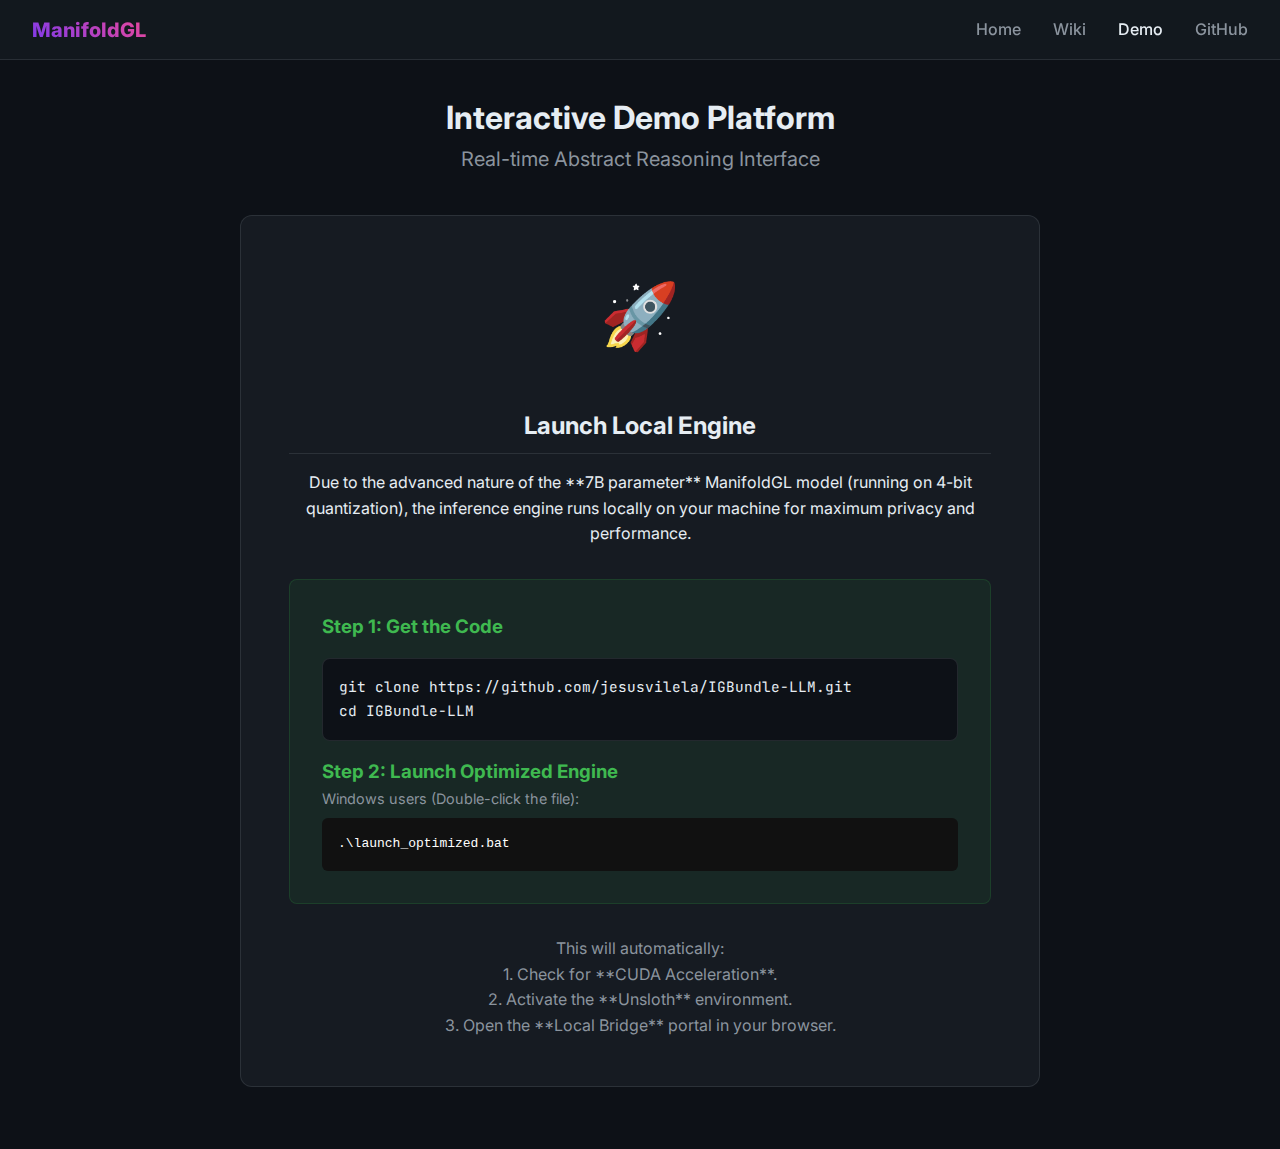
<file: docs/demo.html>
<!DOCTYPE html>
<html lang="en">

<head>
    <meta charset="UTF-8">
    <meta name="viewport" content="width=device-width, initial-scale=1.0">
    <title>Live Launcher | ManifoldGL</title>
    <link rel="stylesheet" href="assets/css/style.css">
    <link href="https://fonts.googleapis.com/css2?family=Inter:wght@400;600;800&family=JetBrains+Mono&display=swap"
        rel="stylesheet">
</head>

<body>
    <nav class="navbar">
        <div class="brand">ManifoldGL</div>
        <div class="nav-links">
            <a href="index.html" class="nav-link">Home</a>
            <a href="wiki.html" class="nav-link">Wiki</a>
            <a href="demo.html" class="nav-link active">Demo</a>
            <a href="https://github.com/jesusvilela/IGBundle-LLM" target="_blank" class="nav-link">GitHub</a>
        </div>
    </nav>

    <div class="container">
        <div style="text-align: center; margin-bottom: 2rem;">
            <h1>Interactive Demo Platform</h1>
            <p class="hero-subtitle">Real-time Abstract Reasoning Interface</p>
        </div>

        <div class="wiki-content" style="text-align: center; margin: 0 auto; max-width: 800px;">
            <div style="font-size: 4rem; margin-bottom: 1rem;">🚀</div>
            <h2>Launch Local Engine</h2>
            <p>
                Due to the advanced nature of the **7B parameter** ManifoldGL model (running on 4-bit quantization),
                the inference engine runs locally on your machine for maximum privacy and performance.
            </p>

            <div
                style="background: rgba(46, 160, 67, 0.1); border: 1px solid rgba(46, 160, 67, 0.2); border-radius: 8px; padding: 2rem; margin: 2rem 0; text-align: left;">
                <h3 style="color: #3fb950; margin-top: 0;">Step 1: Get the Code</h3>
                <pre style="margin: 1rem 0;"><code>git clone https://github.com/jesusvilela/IGBundle-LLM.git
cd IGBundle-LLM</code></pre>

                <h3 style="color: #3fb950;">Step 2: Launch Optimized Engine</h3>
                <p style="font-size: 0.9rem; color: var(--text-secondary); margin-bottom: 0.5rem;">Windows users
                    (Double-click the file):</p>
                <div style="background: #111; padding: 1rem; border-radius: 6px; font-family: monospace; color: #fff;">
                    .\launch_optimized.bat
                </div>
            </div>

            <p style="color: var(--text-secondary); margin-top: 2rem;">
                This will automatically:
                <br>1. Check for **CUDA Acceleration**.
                <br>2. Activate the **Unsloth** environment.
                <br>3. Open the **Local Bridge** portal in your browser.
            </p>
        </div>
    </div>

    <script src="assets/js/main.js"></script>
</body>

</html>
</file>
<file: docs/assets/css/style.css>
:root {
    --bg-color: #0d1117;
    --text-primary: #e6edf3;
    --text-secondary: #8b949e;
    --accent-color: #7c3aed;
    --accent-hover: #6d28d9;
    --glass-bg: rgba(22, 27, 34, 0.7);
    --glass-border: rgba(240, 246, 252, 0.1);
    --card-bg: #161b22;
    --header-height: 60px;
}

* {
    margin: 0;
    padding: 0;
    box-sizing: border-box;
}

body {
    font-family: 'Inter', -apple-system, BlinkMacSystemFont, sans-serif;
    background-color: var(--bg-color);
    color: var(--text-primary);
    line-height: 1.6;
    overflow-x: hidden;
}

/* Typography */
h1,
h2,
h3,
h4 {
    color: var(--text-primary);
    font-weight: 700;
}

a {
    color: var(--accent-color);
    text-decoration: none;
    transition: color 0.2s;
}

a:hover {
    color: var(--accent-hover);
}

/* Layout */
.navbar {
    position: fixed;
    top: 0;
    width: 100%;
    height: var(--header-height);
    background: var(--glass-bg);
    backdrop-filter: blur(10px);
    border-bottom: 1px solid var(--glass-border);
    display: flex;
    justify-content: space-between;
    align-items: center;
    padding: 0 2rem;
    z-index: 1000;
}

.brand {
    font-size: 1.25rem;
    font-weight: 800;
    background: linear-gradient(45deg, #7c3aed, #ec4899);
    -webkit-background-clip: text;
    -webkit-text-fill-color: transparent;
}

.nav-links {
    display: flex;
    gap: 2rem;
}

.nav-link {
    color: var(--text-secondary);
    font-weight: 500;
}

.nav-link:hover,
.nav-link.active {
    color: var(--text-primary);
}

.container {
    max-width: 1200px;
    margin: 0 auto;
    padding: calc(var(--header-height) + 2rem) 2rem 4rem;
}

/* Hero Section */
.hero {
    text-align: center;
    padding: 6rem 1rem;
    position: relative;
    overflow: hidden;
}

.hero::before {
    content: '';
    position: absolute;
    top: 50%;
    left: 50%;
    transform: translate(-50%, -50%);
    width: 600px;
    height: 600px;
    background: radial-gradient(circle, rgba(124, 58, 237, 0.2) 0%, transparent 70%);
    z-index: -1;
}

.hero-title {
    font-size: 3.5rem;
    margin-bottom: 1.5rem;
    line-height: 1.1;
    background: linear-gradient(90deg, #fff, #a78bfa);
    -webkit-background-clip: text;
    -webkit-text-fill-color: transparent;
}

.hero-subtitle {
    font-size: 1.25rem;
    color: var(--text-secondary);
    max-width: 600px;
    margin: 0 auto 2.5rem;
}

.btn {
    display: inline-block;
    padding: 0.75rem 1.5rem;
    border-radius: 8px;
    font-weight: 600;
    transition: all 0.2s;
}

.btn-primary {
    background: var(--accent-color);
    color: white;
    border: 1px solid var(--accent-color);
}

.btn-primary:hover {
    background: var(--accent-hover);
}

.btn-secondary {
    background: transparent;
    border: 1px solid var(--glass-border);
    color: var(--text-primary);
    margin-left: 1rem;
}

.btn-secondary:hover {
    border-color: var(--text-secondary);
}

/* Cards */
.features {
    display: grid;
    grid-template-columns: repeat(auto-fit, minmax(300px, 1fr));
    gap: 2rem;
    margin-top: 4rem;
}

.card {
    background: var(--card-bg);
    border: 1px solid var(--glass-border);
    border-radius: 12px;
    padding: 2rem;
    transition: transform 0.2s;
}

.card:hover {
    transform: translateY(-5px);
    border-color: var(--accent-color);
}

.card-icon {
    font-size: 2rem;
    margin-bottom: 1rem;
}

.card-title {
    font-size: 1.25rem;
    margin-bottom: 0.75rem;
}

.card-text {
    color: var(--text-secondary);
    font-size: 0.95rem;
}

/* Wiki Content */
.wiki-content {
    background: var(--card-bg);
    border: 1px solid var(--glass-border);
    border-radius: 12px;
    padding: 3rem;
    max-width: 900px;
    margin: 0 auto;
}

.wiki-content h2 {
    margin-top: 2.5rem;
    margin-bottom: 1rem;
    border-bottom: 1px solid var(--glass-border);
    padding-bottom: 0.5rem;
}

.wiki-content pre {
    background: #0d1117;
    padding: 1rem;
    border-radius: 8px;
    overflow-x: auto;
    border: 1px solid var(--glass-border);
    margin: 1.5rem 0;
}

.wiki-content code {
    font-family: 'JetBrains Mono', 'Fira Code', monospace;
    font-size: 0.9rem;
}

/* Demo Iframe */
.iframe-container {
    width: 100%;
    height: 80vh;
    border-radius: 12px;
    overflow: hidden;
    border: 1px solid var(--glass-border);
    background: #000;
}

.demo-status {
    text-align: center;
    margin-bottom: 1rem;
    padding: 0.5rem;
    background: rgba(46, 160, 67, 0.1);
    color: #3fb950;
    border-radius: 6px;
    border: 1px solid rgba(46, 160, 67, 0.2);
}

.demo-status.error {
    background: rgba(248, 81, 73, 0.1);
    color: #f85149;
    border-color: rgba(248, 81, 73, 0.2);
}
</file>
